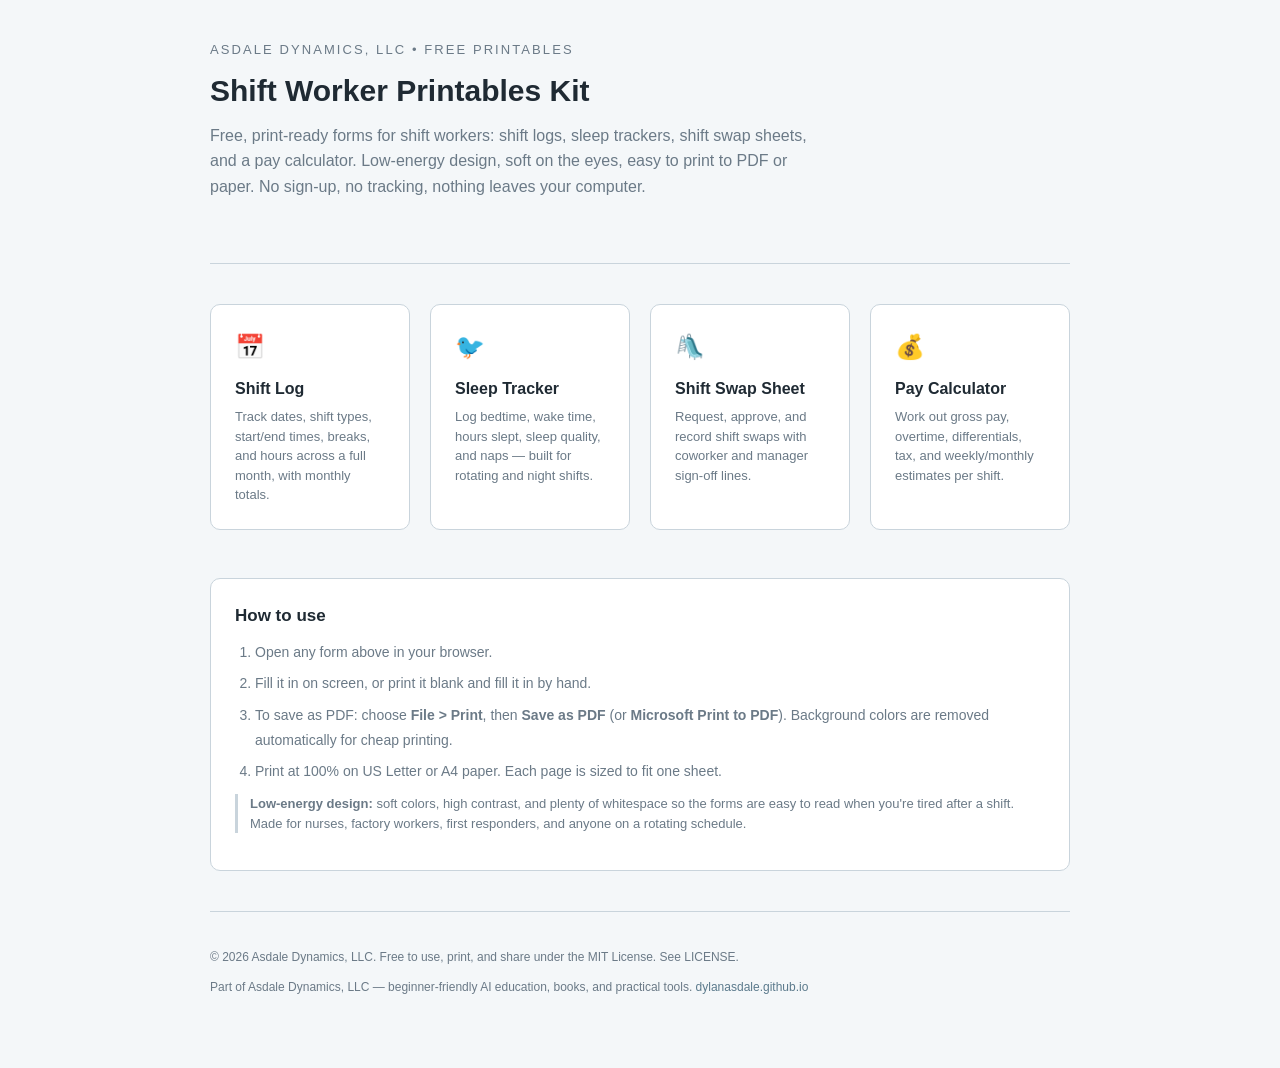
<file: index.html>
<!DOCTYPE html>
<html lang="en">
<head>
<meta charset="utf-8">
<meta name="viewport" content="width=device-width, initial-scale=1">
<title>Free Shift Worker Printables Kit — Asdale Dynamics, LLC</title>
<meta name="description" content="Printable shift logs, sleep trackers, shift swap sheets, and pay calculators for shift workers. PDF-ready, low-energy design. By Asdale Dynamics, LLC.">
<link rel="stylesheet" href="css/site.css">
<link rel="stylesheet" href="css/style.css">
</head>
<body>
<div class="site">
  <header>
    <p class="kit">Asdale Dynamics, LLC &bull; Free printables</p>
    <h1>Shift Worker Printables Kit</h1>
    <p class="lead">Free, print-ready forms for shift workers: shift logs, sleep trackers, shift swap sheets, and a pay calculator. Low-energy design, soft on the eyes, easy to print to PDF or paper. No sign-up, no tracking, nothing leaves your computer.</p>
  </header>

  <section class="kit-grid">
    <a class="card" href="printables/shift-log.html">
      <span class="emoji">&#128197;</span>
      <h3>Shift Log</h3>
      <p>Track dates, shift types, start/end times, breaks, and hours across a full month, with monthly totals.</p>
    </a>
    <a class="card" href="printables/sleep-tracker.html">
      <span class="emoji">&#128038;</span>
      <h3>Sleep Tracker</h3>
      <p>Log bedtime, wake time, hours slept, sleep quality, and naps — built for rotating and night shifts.</p>
    </a>
    <a class="card" href="printables/swap-sheet.html">
      <span class="emoji">&#128733;</span>
      <h3>Shift Swap Sheet</h3>
      <p>Request, approve, and record shift swaps with coworker and manager sign-off lines.</p>
    </a>
    <a class="card" href="printables/pay-calculator.html">
      <span class="emoji">&#128176;</span>
      <h3>Pay Calculator</h3>
      <p>Work out gross pay, overtime, differentials, tax, and weekly/monthly estimates per shift.</p>
    </a>
  </section>

  <section class="howto">
    <h2>How to use</h2>
    <ol>
      <li>Open any form above in your browser.</li>
      <li>Fill it in on screen, or print it blank and fill it in by hand.</li>
      <li>To save as PDF: choose <b>File &gt; Print</b>, then <b>Save as PDF</b> (or <b>Microsoft Print to PDF</b>). Background colors are removed automatically for cheap printing.</li>
      <li>Print at 100% on US Letter or A4 paper. Each page is sized to fit one sheet.</li>
    </ol>
    <p class="note"><b>Low-energy design:</b> soft colors, high contrast, and plenty of whitespace so the forms are easy to read when you're tired after a shift. Made for nurses, factory workers, first responders, and anyone on a rotating schedule.</p>
  </section>

  <footer>
    <p>&copy; 2026 Asdale Dynamics, LLC. Free to use, print, and share under the MIT License. See LICENSE.</p>
    <p>Part of Asdale Dynamics, LLC — beginner-friendly AI education, books, and practical tools. <a href="https://dylanasdale.github.io" target="_blank" rel="noopener">dylanasdale.github.io</a></p>
  </footer>
</div>
</body>
</html>
</file>
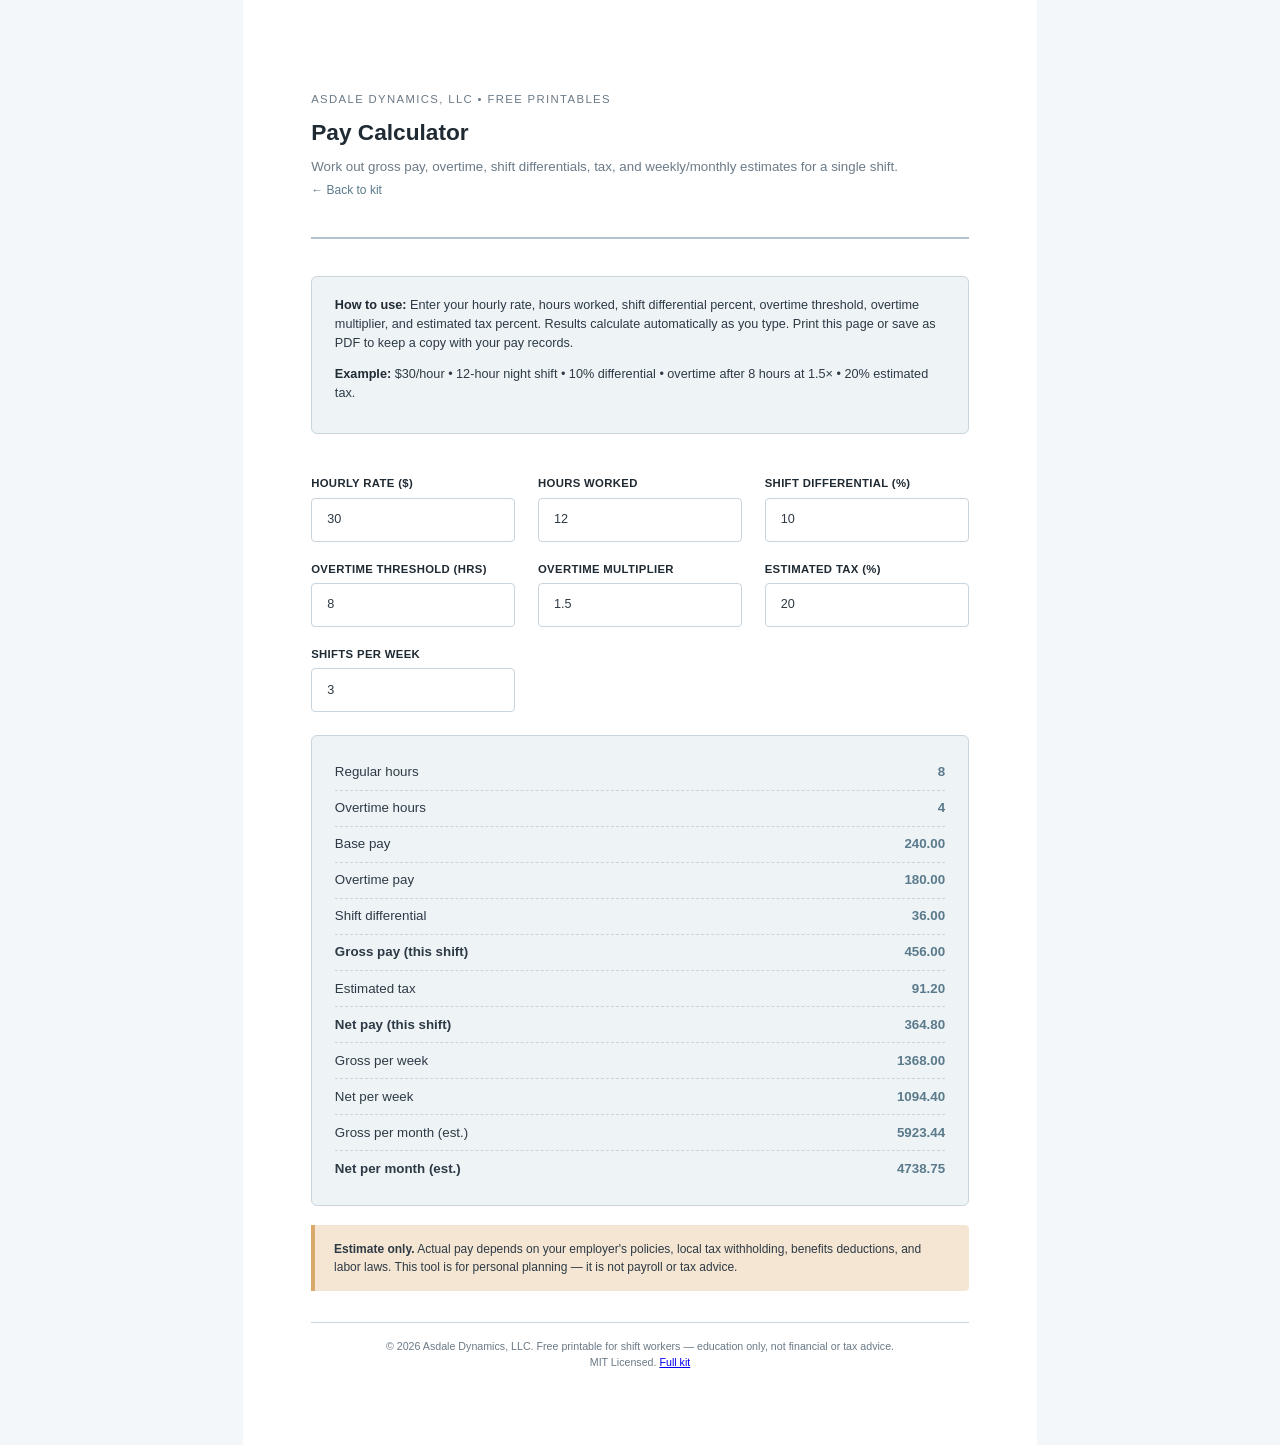
<file: printables/pay-calculator.html>
<!DOCTYPE html>
<html lang="en">
<head>
<meta charset="utf-8">
<meta name="viewport" content="width=device-width, initial-scale=1">
<title>Pay Calculator — Shift Worker Printables Kit</title>
<meta name="description" content="Printable pay calculator for shift workers: gross pay, overtime, differentials, tax, weekly and monthly estimates. By Asdale Dynamics, LLC.">
<link rel="stylesheet" href="../css/style.css">
<script src="../js/pay-calculator.js"></script>
</head>
<body>
<div class="print-page">
  <header class="print-header">
    <p class="kit">Asdale Dynamics, LLC &bull; Free printables</p>
    <h1>Pay Calculator</h1>
    <p class="sub">Work out gross pay, overtime, shift differentials, tax, and weekly/monthly estimates for a single shift.</p>
    <a class="back-link no-print" href="../index.html">&#8592; Back to kit</a>
  </header>

  <div class="instructions">
    <p><strong>How to use:</strong> Enter your hourly rate, hours worked, shift differential percent, overtime threshold, overtime multiplier, and estimated tax percent. Results calculate automatically as you type. Print this page or save as PDF to keep a copy with your pay records.</p>
    <p><strong>Example:</strong> $30/hour &bull; 12-hour night shift &bull; 10% differential &bull; overtime after 8 hours at 1.5&times; &bull; 20% estimated tax.</p>
    <p class="no-print"><strong>Privacy:</strong> This calculator runs entirely in your browser. Nothing is saved or sent anywhere.</p>
  </div>

  <form class="no-print" style="display:flex; gap:4mm; margin-bottom:4mm;">
    <button type="button" onclick="window.print()">Print / Save as PDF</button>
  </form>

  <form id="pay-form" class="form-grid">
    <div class="field">
      <label>Hourly rate ($)</label>
      <input id="rate" name="rate" type="number" step="0.01" min="0" value="30">
    </div>
    <div class="field">
      <label>Hours worked</label>
      <input id="hours" name="hours" type="number" step="0.25" min="0" value="12">
    </div>
    <div class="field">
      <label>Shift differential (%)</label>
      <input id="diff" name="diff" type="number" step="0.1" min="0" max="100" value="10">
    </div>
    <div class="field">
      <label>Overtime threshold (hrs)</label>
      <input id="ot-threshold" name="ot-threshold" type="number" step="0.5" min="0" value="8">
    </div>
    <div class="field">
      <label>Overtime multiplier</label>
      <input id="ot-multiplier" name="ot-multiplier" type="number" step="0.25" min="0" value="1.5">
    </div>
    <div class="field">
      <label>Estimated tax (%)</label>
      <input id="tax" name="tax" type="number" step="0.1" min="0" max="100" value="20">
    </div>
    <div class="field">
      <label>Shifts per week</label>
      <input id="shifts" name="shifts" type="number" step="1" min="0" value="3">
    </div>
  </form>

  <div class="result-card">
    <div class="result-row"><span>Regular hours</span><span class="val" id="out-regular-hours">0</span></div>
    <div class="result-row"><span>Overtime hours</span><span class="val" id="out-ot-hours">0</span></div>
    <div class="result-row"><span>Base pay</span><span class="val" id="out-base-pay">0.00</span></div>
    <div class="result-row"><span>Overtime pay</span><span class="val" id="out-ot-pay">0.00</span></div>
    <div class="result-row"><span>Shift differential</span><span class="val" id="out-differential">0.00</span></div>
    <div class="result-row"><b>Gross pay (this shift)</b><span class="val" id="out-gross">0.00</span></div>
    <div class="result-row"><span>Estimated tax</span><span class="val" id="out-tax">0.00</span></div>
    <div class="result-row"><b>Net pay (this shift)</b><span class="val" id="out-net">0.00</span></div>
    <div class="result-row"><span>Gross per week</span><span class="val" id="out-weekly-gross">0.00</span></div>
    <div class="result-row"><span>Net per week</span><span class="val" id="out-weekly-net">0.00</span></div>
    <div class="result-row"><span>Gross per month (est.)</span><span class="val" id="out-monthly-gross">0.00</span></div>
    <div class="result-row"><b>Net per month (est.)</b><span class="val" id="out-monthly-net">0.00</span></div>
  </div>

  <div class="flag">
    <strong>Estimate only.</strong> Actual pay depends on your employer's policies, local tax withholding, benefits deductions, and labor laws. This tool is for personal planning — it is not payroll or tax advice.
  </div>

  <footer class="credit">
    &copy; 2026 Asdale Dynamics, LLC. Free printable for shift workers — education only, not financial or tax advice.<br>
    MIT Licensed. <a href="../index.html">Full kit</a>
  </footer>
</div>
</body>
</html>
</file>
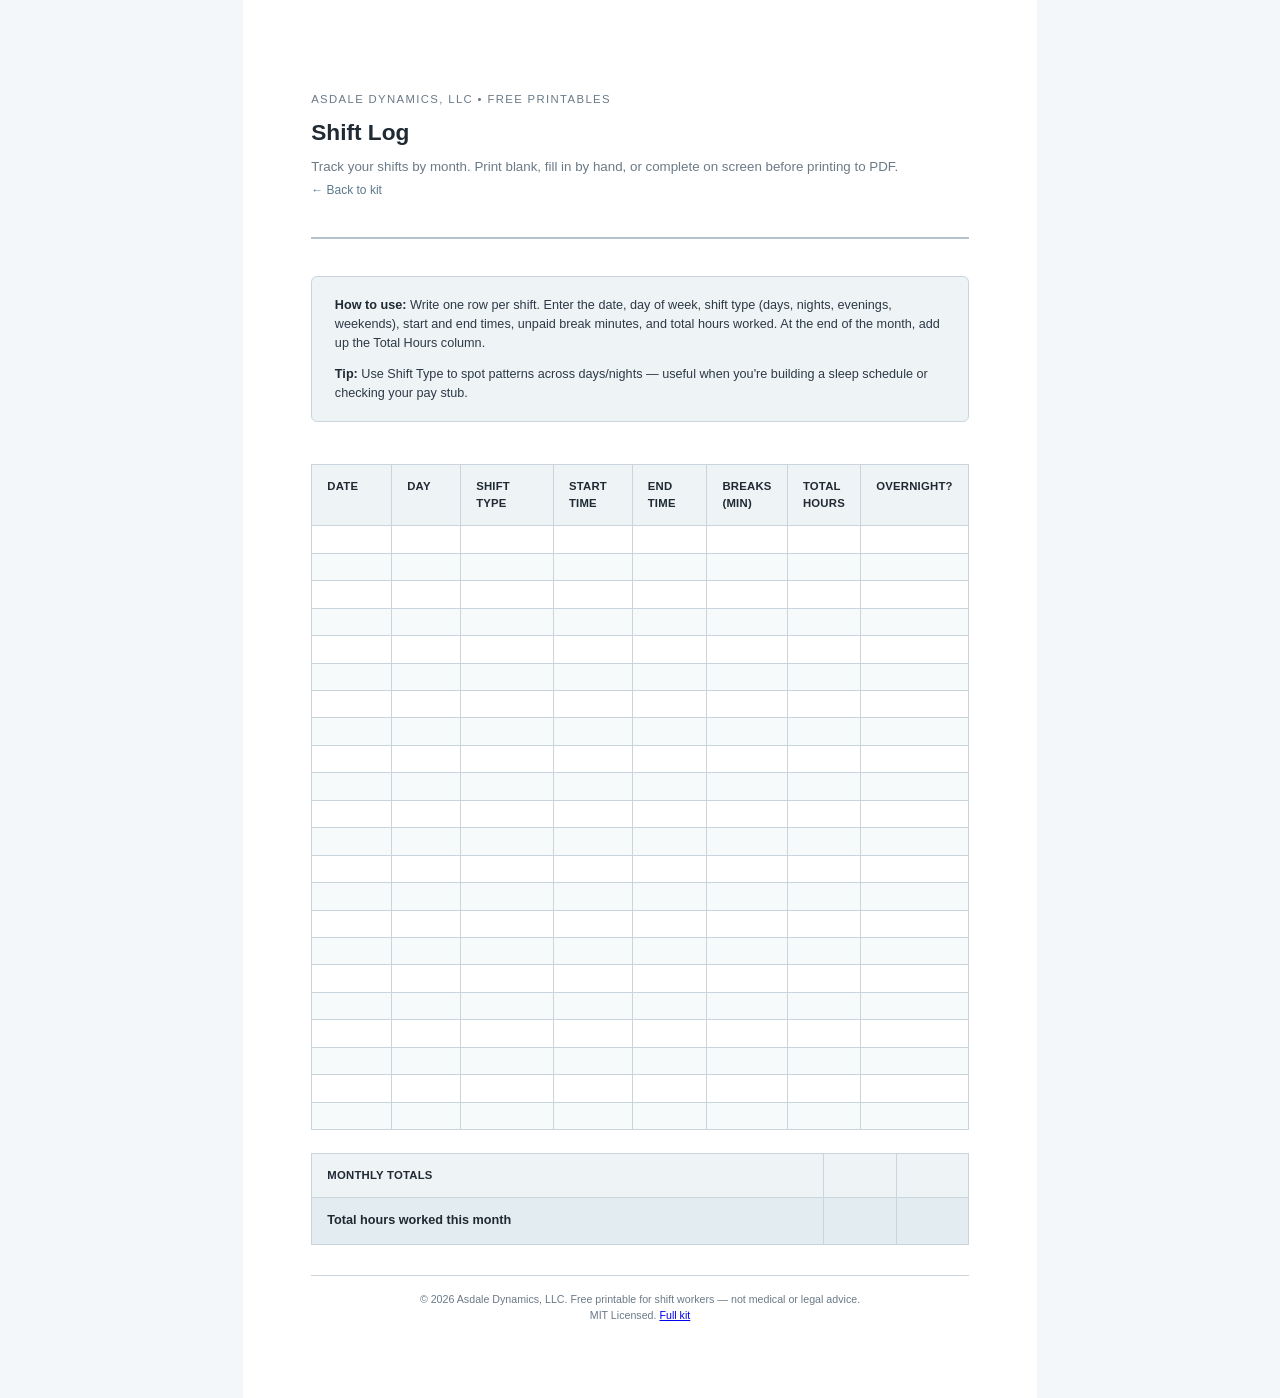
<file: printables/shift-log.html>
<!DOCTYPE html>
<html lang="en">
<head>
<meta charset="utf-8">
<meta name="viewport" content="width=device-width, initial-scale=1">
<title>Shift Log — Shift Worker Printables Kit</title>
<meta name="description" content="Printable monthly shift log for shift workers. By Asdale Dynamics, LLC.">
<link rel="stylesheet" href="../css/style.css">
</head>
<body>
<div class="print-page">
  <header class="print-header">
    <p class="kit">Asdale Dynamics, LLC &bull; Free printables</p>
    <h1>Shift Log</h1>
    <p class="sub">Track your shifts by month. Print blank, fill in by hand, or complete on screen before printing to PDF.</p>
    <a class="back-link no-print" href="../index.html">&#8592; Back to kit</a>
  </header>

  <div class="instructions">
    <p><strong>How to use:</strong> Write one row per shift. Enter the date, day of week, shift type (days, nights, evenings, weekends), start and end times, unpaid break minutes, and total hours worked. At the end of the month, add up the Total Hours column.</p>
  <p><strong>Tip:</strong> Use Shift Type to spot patterns across days/nights — useful when you're building a sleep schedule or checking your pay stub.</p>
  </div>

  <form class="no-print" style="display:flex; gap:4mm; margin-bottom:4mm;">
    <button type="button" onclick="window.print()">Print / Save as PDF</button>
  </form>

  <table>
    <thead><tr>
<th style="width:14%">Date</th>
<th style="width:12%">Day</th>
<th style="width:17%">Shift Type</th>
<th style="width:13%">Start Time</th>
<th style="width:13%">End Time</th>
<th style="width:12%">Breaks (min)</th>
<th style="width:11%">Total Hours</th>
<th style="width:8%">Overnight?</th>
</tr></thead>
    <tbody>
      <tr class="blank-row"><td></td><td></td><td></td><td></td><td></td><td></td><td></td><td></td></tr>
      <tr class="blank-row"><td></td><td></td><td></td><td></td><td></td><td></td><td></td><td></td></tr>
      <tr class="blank-row"><td></td><td></td><td></td><td></td><td></td><td></td><td></td><td></td></tr>
      <tr class="blank-row"><td></td><td></td><td></td><td></td><td></td><td></td><td></td><td></td></tr>
      <tr class="blank-row"><td></td><td></td><td></td><td></td><td></td><td></td><td></td><td></td></tr>
      <tr class="blank-row"><td></td><td></td><td></td><td></td><td></td><td></td><td></td><td></td></tr>
      <tr class="blank-row"><td></td><td></td><td></td><td></td><td></td><td></td><td></td><td></td></tr>
      <tr class="blank-row"><td></td><td></td><td></td><td></td><td></td><td></td><td></td><td></td></tr>
      <tr class="blank-row"><td></td><td></td><td></td><td></td><td></td><td></td><td></td><td></td></tr>
      <tr class="blank-row"><td></td><td></td><td></td><td></td><td></td><td></td><td></td><td></td></tr>
      <tr class="blank-row"><td></td><td></td><td></td><td></td><td></td><td></td><td></td><td></td></tr>
      <tr class="blank-row"><td></td><td></td><td></td><td></td><td></td><td></td><td></td><td></td></tr>
      <tr class="blank-row"><td></td><td></td><td></td><td></td><td></td><td></td><td></td><td></td></tr>
      <tr class="blank-row"><td></td><td></td><td></td><td></td><td></td><td></td><td></td><td></td></tr>
      <tr class="blank-row"><td></td><td></td><td></td><td></td><td></td><td></td><td></td><td></td></tr>
      <tr class="blank-row"><td></td><td></td><td></td><td></td><td></td><td></td><td></td><td></td></tr>
      <tr class="blank-row"><td></td><td></td><td></td><td></td><td></td><td></td><td></td><td></td></tr>
      <tr class="blank-row"><td></td><td></td><td></td><td></td><td></td><td></td><td></td><td></td></tr>
      <tr class="blank-row"><td></td><td></td><td></td><td></td><td></td><td></td><td></td><td></td></tr>
      <tr class="blank-row"><td></td><td></td><td></td><td></td><td></td><td></td><td></td><td></td></tr>
      <tr class="blank-row"><td></td><td></td><td></td><td></td><td></td><td></td><td></td><td></td></tr>
      <tr class="blank-row"><td></td><td></td><td></td><td></td><td></td><td></td><td></td><td></td></tr>
      
    </tbody>
  </table>

  <table>
    <thead>
      <tr>
        <th style="width:78%">Monthly Totals</th>
        <th style="width:11%"></th>
        <th style="width:11%"></th>
      </tr>
    </thead>
    <tbody>
      <tr class="total-row">
        <td>Total hours worked this month</td>
        <td></td>
        <td></td>
      </tr>
    </tbody>
  </table>

  <footer class="credit">
    &copy; 2026 Asdale Dynamics, LLC. Free printable for shift workers — not medical or legal advice.<br>
    MIT Licensed. <a href="../index.html">Full kit</a>
  </footer>
</div>
</body>
</html>
</file>
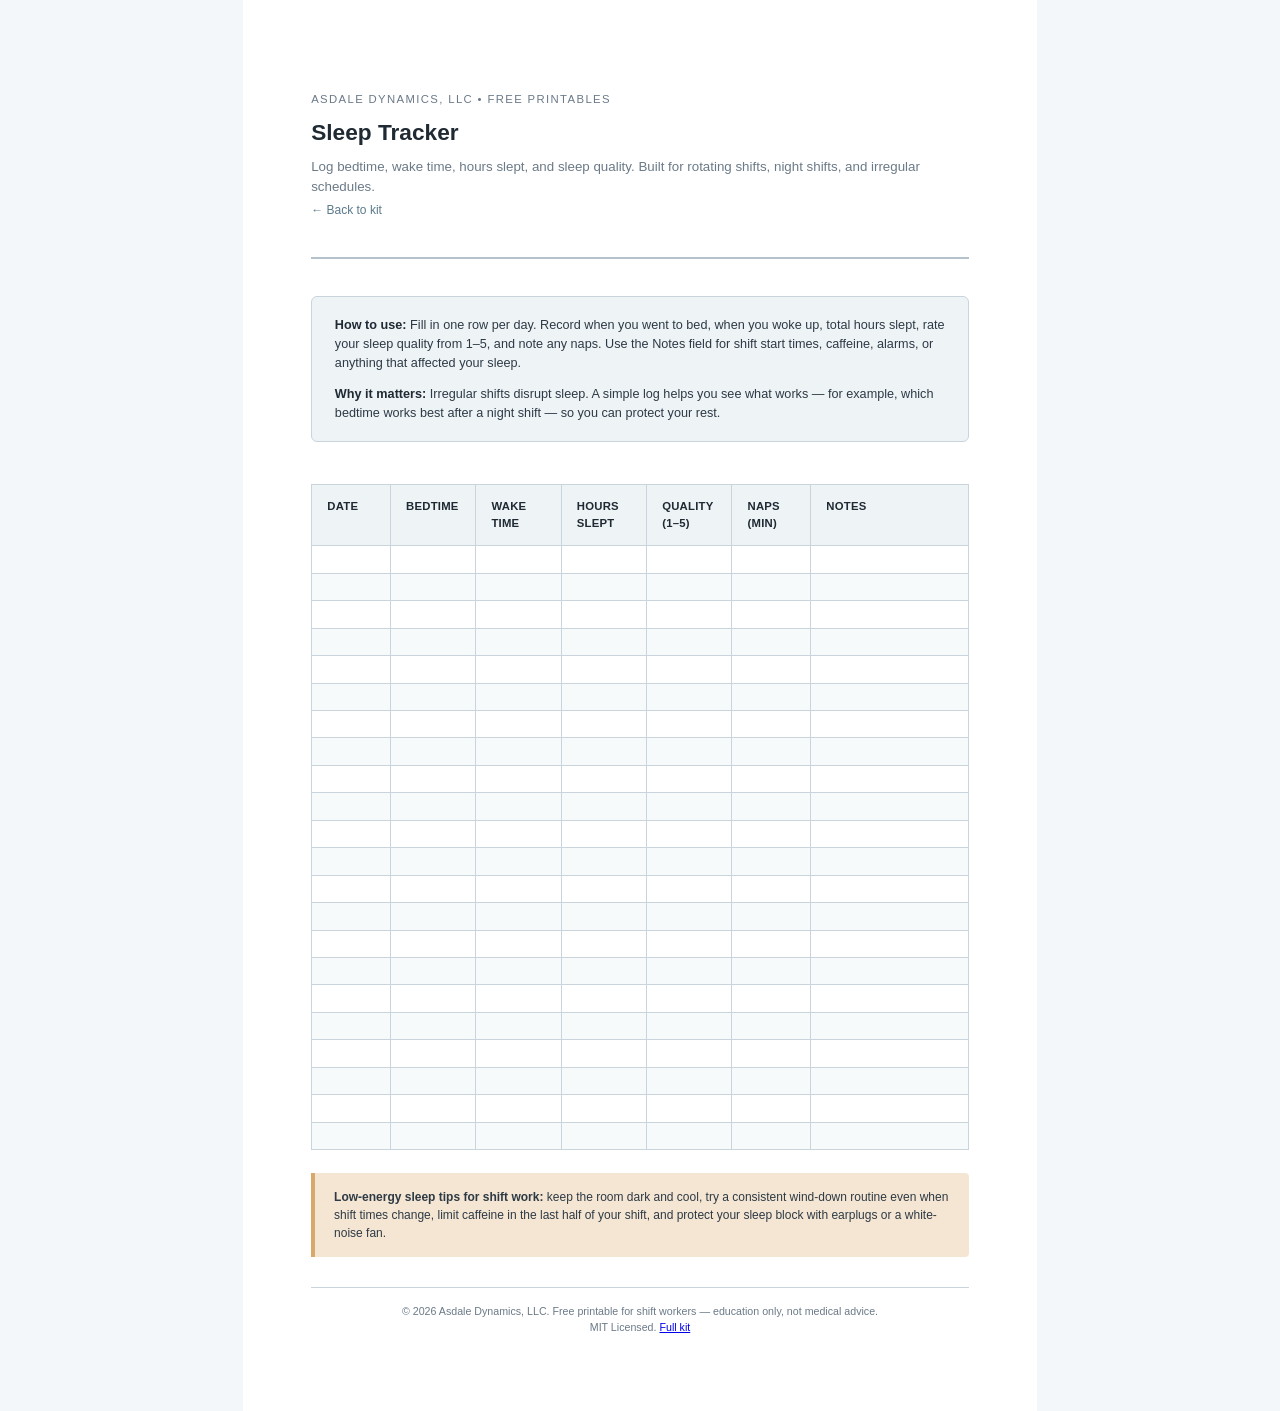
<file: printables/sleep-tracker.html>
<!DOCTYPE html>
<html lang="en">
<head>
<meta charset="utf-8">
<meta name="viewport" content="width=device-width, initial-scale=1">
<title>Sleep Tracker — Shift Worker Printables Kit</title>
<meta name="description" content="Printable sleep tracker for shift workers, including night and rotating shifts. By Asdale Dynamics, LLC.">
<link rel="stylesheet" href="../css/style.css">
</head>
<body>
<div class="print-page">
  <header class="print-header">
    <p class="kit">Asdale Dynamics, LLC &bull; Free printables</p>
    <h1>Sleep Tracker</h1>
    <p class="sub">Log bedtime, wake time, hours slept, and sleep quality. Built for rotating shifts, night shifts, and irregular schedules.</p>
    <a class="back-link no-print" href="../index.html">&#8592; Back to kit</a>
  </header>

  <div class="instructions">
    <p><strong>How to use:</strong> Fill in one row per day. Record when you went to bed, when you woke up, total hours slept, rate your sleep quality from 1&ndash;5, and note any naps. Use the Notes field for shift start times, caffeine, alarms, or anything that affected your sleep.</p>
  <p><strong>Why it matters:</strong> Irregular shifts disrupt sleep. A simple log helps you see what works — for example, which bedtime works best after a night shift — so you can protect your rest.</p>
  </div>

  <form class="no-print" style="display:flex; gap:4mm; margin-bottom:4mm;">
    <button type="button" onclick="window.print()">Print / Save as PDF</button>
  </form>

  <table>
    <thead><tr>
<th style="width:12%">Date</th>
<th style="width:13%">Bedtime</th>
<th style="width:13%">Wake time</th>
<th style="width:13%">Hours slept</th>
<th style="width:13%">Quality (1&ndash;5)</th>
<th style="width:12%">Naps (min)</th>
<th style="width:24%">Notes</th>
</tr></thead>
    <tbody>
      <tr class="blank-row"><td></td><td></td><td></td><td></td><td></td><td></td><td></td></tr>
      <tr class="blank-row"><td></td><td></td><td></td><td></td><td></td><td></td><td></td></tr>
      <tr class="blank-row"><td></td><td></td><td></td><td></td><td></td><td></td><td></td></tr>
      <tr class="blank-row"><td></td><td></td><td></td><td></td><td></td><td></td><td></td></tr>
      <tr class="blank-row"><td></td><td></td><td></td><td></td><td></td><td></td><td></td></tr>
      <tr class="blank-row"><td></td><td></td><td></td><td></td><td></td><td></td><td></td></tr>
      <tr class="blank-row"><td></td><td></td><td></td><td></td><td></td><td></td><td></td></tr>
      <tr class="blank-row"><td></td><td></td><td></td><td></td><td></td><td></td><td></td></tr>
      <tr class="blank-row"><td></td><td></td><td></td><td></td><td></td><td></td><td></td></tr>
      <tr class="blank-row"><td></td><td></td><td></td><td></td><td></td><td></td><td></td></tr>
      <tr class="blank-row"><td></td><td></td><td></td><td></td><td></td><td></td><td></td></tr>
      <tr class="blank-row"><td></td><td></td><td></td><td></td><td></td><td></td><td></td></tr>
      <tr class="blank-row"><td></td><td></td><td></td><td></td><td></td><td></td><td></td></tr>
      <tr class="blank-row"><td></td><td></td><td></td><td></td><td></td><td></td><td></td></tr>
      <tr class="blank-row"><td></td><td></td><td></td><td></td><td></td><td></td><td></td></tr>
      <tr class="blank-row"><td></td><td></td><td></td><td></td><td></td><td></td><td></td></tr>
      <tr class="blank-row"><td></td><td></td><td></td><td></td><td></td><td></td><td></td></tr>
      <tr class="blank-row"><td></td><td></td><td></td><td></td><td></td><td></td><td></td></tr>
      <tr class="blank-row"><td></td><td></td><td></td><td></td><td></td><td></td><td></td></tr>
      <tr class="blank-row"><td></td><td></td><td></td><td></td><td></td><td></td><td></td></tr>
      <tr class="blank-row"><td></td><td></td><td></td><td></td><td></td><td></td><td></td></tr>
      <tr class="blank-row"><td></td><td></td><td></td><td></td><td></td><td></td><td></td></tr>
      
    </tbody>
  </table>

  <div class="flag">
    <strong>Low-energy sleep tips for shift work:</strong> keep the room dark and cool, try a consistent wind-down routine even when shift times change, limit caffeine in the last half of your shift, and protect your sleep block with earplugs or a white-noise fan.
  </div>

  <footer class="credit">
    &copy; 2026 Asdale Dynamics, LLC. Free printable for shift workers — education only, not medical advice.<br>
    MIT Licensed. <a href="../index.html">Full kit</a>
  </footer>
</div>
</body>
</html>
</file>
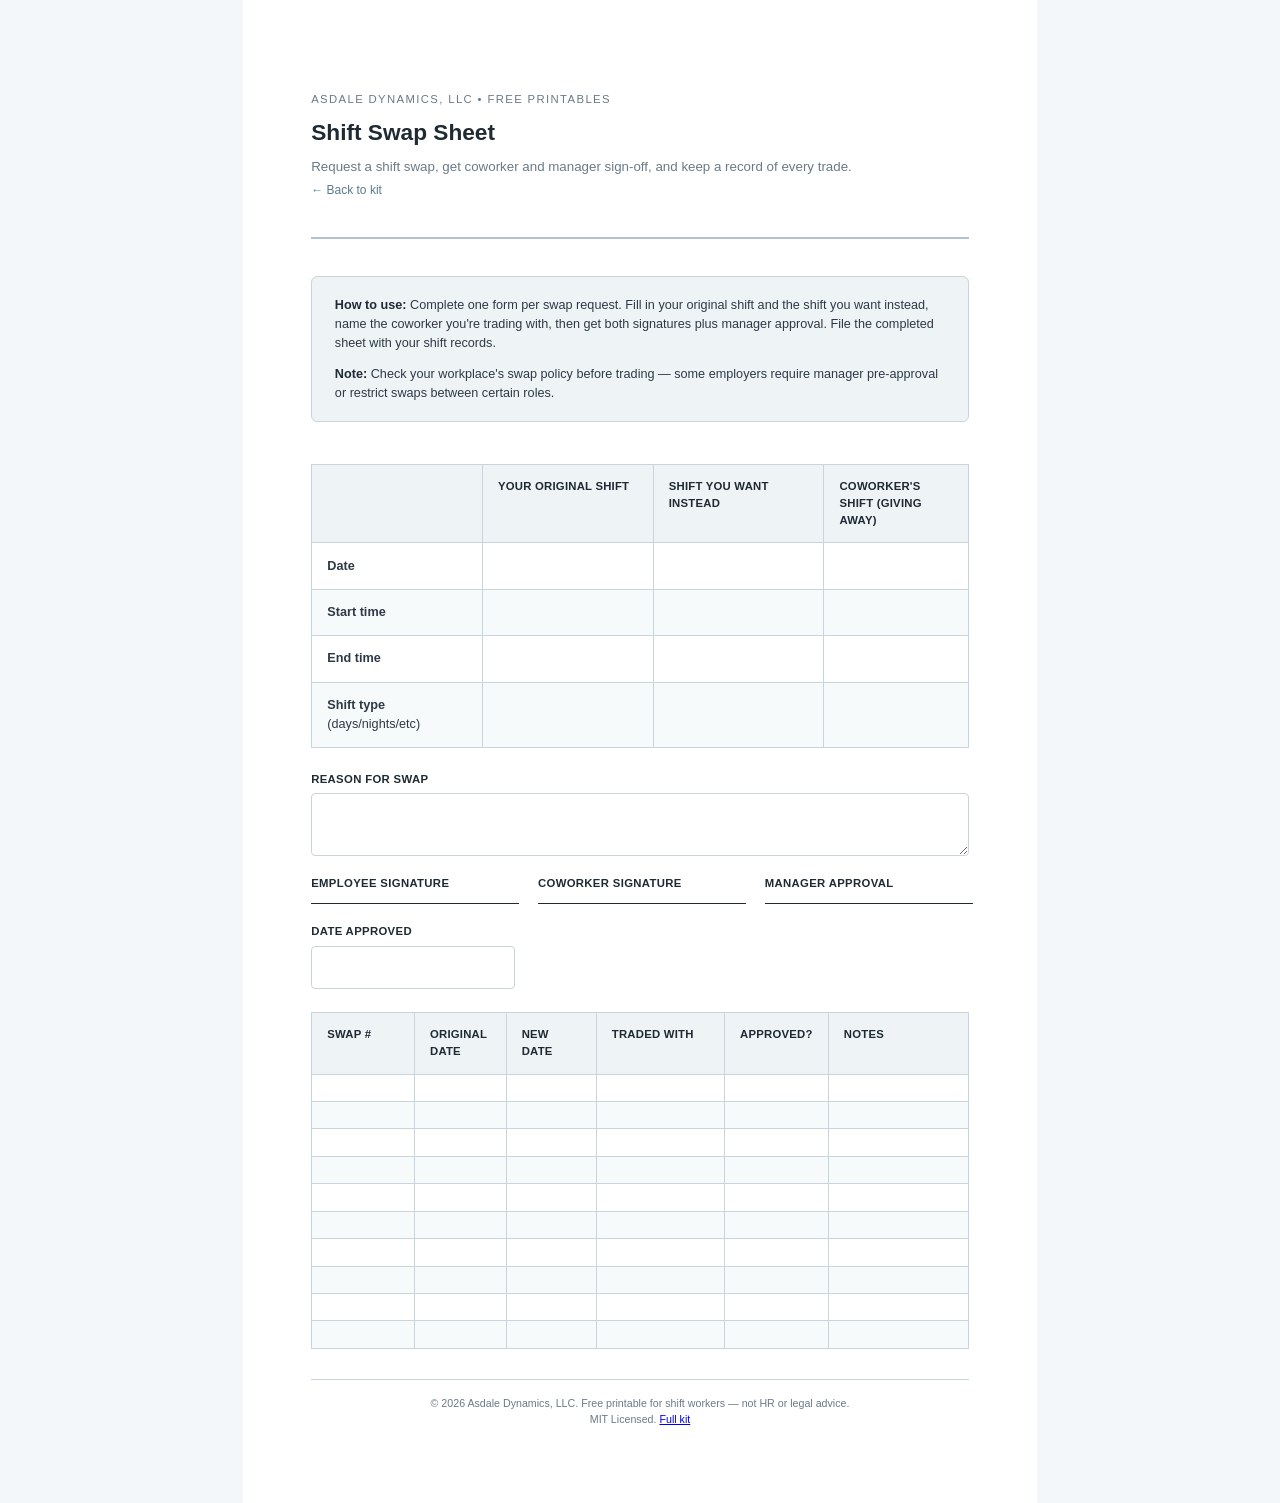
<file: printables/swap-sheet.html>
<!DOCTYPE html>
<html lang="en">
<head>
<meta charset="utf-8">
<meta name="viewport" content="width=device-width, initial-scale=1">
<title>Shift Swap Sheet — Shift Worker Printables Kit</title>
<meta name="description" content="Printable shift swap request and approval sheet for shift workers. By Asdale Dynamics, LLC.">
<link rel="stylesheet" href="../css/style.css">
</head>
<body>
<div class="print-page">
  <header class="print-header">
    <p class="kit">Asdale Dynamics, LLC &bull; Free printables</p>
    <h1>Shift Swap Sheet</h1>
    <p class="sub">Request a shift swap, get coworker and manager sign-off, and keep a record of every trade.</p>
    <a class="back-link no-print" href="../index.html">&#8592; Back to kit</a>
  </header>

  <div class="instructions">
    <p><strong>How to use:</strong> Complete one form per swap request. Fill in your original shift and the shift you want instead, name the coworker you're trading with, then get both signatures plus manager approval. File the completed sheet with your shift records.</p>
  <p><strong>Note:</strong> Check your workplace's swap policy before trading — some employers require manager pre-approval or restrict swaps between certain roles.</p>
  </div>

  <form class="no-print" style="display:flex; gap:4mm; margin-bottom:4mm;">
    <button type="button" onclick="window.print()">Print / Save as PDF</button>
  </form>

  <table>
    <thead><tr>
<th style="width:26%"></th>
<th style="width:26%">Your original shift</th>
<th style="width:26%">Shift you want instead</th>
<th style="width:22%">Coworker's shift (giving away)</th>
</tr></thead>
    <tbody>
      <tr>
<td><strong>Date</strong></td>
<td></td><td></td><td></td>
</tr>
<tr>
<td><strong>Start time</strong></td>
<td></td><td></td><td></td>
</tr>
<tr>
<td><strong>End time</strong></td>
<td></td><td></td><td></td>
</tr>
<tr>
<td><strong>Shift type</strong> (days/nights/etc)</td>
<td></td><td></td><td></td>
</tr>
    </tbody>
  </table>

  <div class="form-grid" style="margin-top:4mm;">
    <div class="field" style="grid-column: 1 / -1;">
      <label>Reason for swap</label>
      <textarea rows="2" placeholder=""></textarea>
    </div>
    <div class="field">
      <label>Employee signature</label>
      <span class="signature-line"></span>
    </div>
    <div class="field">
      <label>Coworker signature</label>
      <span class="signature-line"></span>
    </div>
    <div class="field">
      <label>Manager approval</label>
      <span class="signature-line"></span>
    </div>
    <div class="field">
      <label>Date approved</label>
      <input type="text" placeholder="">
    </div>
  </div>

  <table>
    <thead>
      <tr>
        <th style="width:16%">Swap #</th>
        <th style="width:14%">Original date</th>
        <th style="width:14%">New date</th>
        <th style="width:20%">Traded with</th>
        <th style="width:14%">Approved?</th>
        <th style="width:22%">Notes</th>
      </tr>
    </thead>
    <tbody id="swap-log-body">
      <tr class="blank-row"><td></td><td></td><td></td><td></td><td></td><td></td></tr>
      <tr class="blank-row"><td></td><td></td><td></td><td></td><td></td><td></td></tr>
      <tr class="blank-row"><td></td><td></td><td></td><td></td><td></td><td></td></tr>
      <tr class="blank-row"><td></td><td></td><td></td><td></td><td></td><td></td></tr>
      <tr class="blank-row"><td></td><td></td><td></td><td></td><td></td><td></td></tr>
      <tr class="blank-row"><td></td><td></td><td></td><td></td><td></td><td></td></tr>
      <tr class="blank-row"><td></td><td></td><td></td><td></td><td></td><td></td></tr>
      <tr class="blank-row"><td></td><td></td><td></td><td></td><td></td><td></td></tr>
      <tr class="blank-row"><td></td><td></td><td></td><td></td><td></td><td></td></tr>
      <tr class="blank-row"><td></td><td></td><td></td><td></td><td></td><td></td></tr>
      
    </tbody>
  </table>

  <footer class="credit">
    &copy; 2026 Asdale Dynamics, LLC. Free printable for shift workers — not HR or legal advice.<br>
    MIT Licensed. <a href="../index.html">Full kit</a>
  </footer>
</div>
</body>
</html>
</file>
<file: css/site.css>
/*
 * Shift Worker Printables Kit — landing page extras
 * Asdale Dynamics, LLC
 */

:root {
  --ink: #1f2a33;
  --accent: #5b7a8c;
  --muted: #6b7a87;
  --bg: #f4f7f9;
  --border: #c9d4dc;
}

.site {
  max-width: 900px;
  margin: 0 auto;
  padding: 40px 20px 60px;
  background: var(--bg);
  color: var(--ink);
  font-family: -apple-system, BlinkMacSystemFont, "Segoe UI", Roboto, "Helvetica Neue", Arial, sans-serif;
  min-height: 100vh;
}

.site header {
  border-bottom: 1px solid var(--border);
  padding-bottom: 24px;
  margin-bottom: 40px;
}

.site .kit {
  font-size: 13px;
  letter-spacing: 0.16em;
  text-transform: uppercase;
  color: var(--muted);
  margin: 0 0 8px;
}

.site h1 {
  font-size: 30px;
  margin: 0 0 10px;
  font-weight: 700;
}

.site p.lead {
  font-size: 16px;
  color: var(--muted);
  max-width: 620px;
  line-height: 1.6;
  margin: 0 0 40px;
}

.kit-grid {
  display: grid;
  grid-template-columns: repeat(auto-fit, minmax(200px, 1fr));
  gap: 20px;
  margin-bottom: 48px;
}

.card {
  background: #fff;
  border: 1px solid var(--border);
  border-radius: 10px;
  padding: 24px;
  text-decoration: none;
  color: var(--ink);
  transition: transform 0.15s, border-color 0.15s;
  display: block;
}

.card:hover {
  transform: translateY(-2px);
  border-color: var(--accent);
}

.card .emoji { font-size: 24px; display: block; margin-bottom: 12px; }

.card h3 { margin: 0 0 6px; font-size: 16px; font-weight: 700; }
.card p { margin: 0; font-size: 13px; color: var(--muted); line-height: 1.5; }

.howto {
  background: #fff;
  border: 1px solid var(--border);
  border-radius: 10px;
  padding: 24px;
  margin-bottom: 40px;
}

.howto h2 { margin: 0 0 12px; font-size: 17px; font-weight: 700; }
.howto ol { margin: 0; padding-left: 20px; color: var(--muted); font-size: 14px; line-height: 1.8; }
.howto li { margin-bottom: 6px; }

.site footer {
  border-top: 1px solid var(--border);
  padding-top: 24px;
  font-size: 12px;
  color: var(--muted);
}

.site footer a { color: var(--accent); text-decoration: none; }
.site footer a:hover { text-decoration: underline; }

.note {
  font-size: 13px;
  color: var(--muted);
  border-left: 3px solid var(--border);
  padding-left: 12px;
  margin-top: 10px;
}
</file>
<file: css/style.css>
/*
 * Shift Worker Printables Kit — shared styles
 * Asdale Dynamics, LLC
 * Low-energy design: soft palette, generous whitespace, print-ready.
 */

/* ---- Design tokens ---- */
:root {
  --bg: #f4f7f9;
  --surface: #ffffff;
  --text: #2d3a45;
  --muted: #6b7a87;
  --accent: #5b7a8c;
  --accent-hover: #476373;
  --border: #c9d4dc;
  --border-strong: #b3c2cc;
  --ink: #1f2a33;
  --row-zebra: #eef3f6;
  --flag: #f5e6d3;
  --max-width: 210mm; /* A4 width */
}

* { box-sizing: border-box; }

html {
  line-height: 1.5;
  -webkit-font-smoothing: antialiased;
}

body {
  margin: 0;
  padding: 0;
  background: var(--bg);
  color: var(--text);
  font-family: -apple-system, BlinkMacSystemFont, "Segoe UI", Roboto, "Helvetica Neue", Arial, sans-serif;
  font-size: 12pt;
}

/* ---- Page shell ---- */
.print-page {
  max-width: var(--max-width);
  margin: 0 auto;
  padding: 24mm 18mm 20mm;
  background: var(--surface);
  min-height: 279mm; /* A4 height */
}

.print-header {
  margin-bottom: 10mm;
  border-bottom: 2px solid var(--border-strong);
  padding-bottom: 6mm;
}

.print-header .kit {
  font-size: 8.5pt;
  letter-spacing: 0.12em;
  text-transform: uppercase;
  color: var(--muted);
  margin: 0 0 2mm;
}

.print-header h1 {
  font-size: 17pt;
  margin: 0 0 2mm;
  color: var(--ink);
  font-weight: 600;
}

.print-header p.sub {
  margin: 0;
  color: var(--muted);
  font-size: 10pt;
}

.instructions {
  background: var(--row-zebra);
  border: 1px solid var(--border);
  border-radius: 6px;
  padding: 5mm 6mm;
  margin-bottom: 7mm;
  font-size: 9.5pt;
  color: var(--text);
}

.instructions p { margin: 0 0 3mm; }
.instructions p:last-child { margin: 0; }
.instructions strong { color: var(--ink); }

/* ---- Tables ---- */
table {
  width: 100%;
  border-collapse: collapse;
  margin-bottom: 6mm;
  font-size: 9.5pt;
}

th, td {
  border: 1px solid var(--border);
  padding: 3.5mm 4mm;
  text-align: left;
  vertical-align: top;
}

th {
  background: var(--row-zebra);
  color: var(--ink);
  font-weight: 600;
  font-size: 8.5pt;
  letter-spacing: 0.02em;
  text-transform: uppercase;
}

tr:nth-child(even) td { background: #f7fafb; }

.blank-row td { height: 7mm; }

.total-row {
  font-weight: 700;
  background: #e3ecf0 !important;
  color: var(--ink);
}

/* ---- Forms ---- */
.form-grid {
  display: grid;
  grid-template-columns: repeat(auto-fit, minmax(150px, 1fr));
  gap: 5mm 6mm;
  margin-bottom: 6mm;
}

.field {
  display: flex;
  flex-direction: column;
  gap: 1.5mm;
}

.field label {
  font-size: 8.5pt;
  font-weight: 600;
  color: var(--ink);
  text-transform: uppercase;
  letter-spacing: 0.03em;
}

.field input,
.field select,
.field textarea {
  width: 100%;
  padding: 3mm 4mm;
  border: 1px solid var(--border);
  border-radius: 4px;
  background: var(--surface);
  color: var(--text);
  font: inherit;
  font-size: 9.5pt;
}

.field input:focus,
.field select:focus,
.field textarea:focus {
  outline: 2px solid var(--accent);
  border-color: var(--accent);
}

.result-card {
  background: var(--row-zebra);
  border: 1px solid var(--border);
  border-radius: 6px;
  padding: 5mm 6mm;
  margin-bottom: 5mm;
}

.result-row {
  display: flex;
  justify-content: space-between;
  padding: 2mm 0;
  font-size: 10pt;
  border-bottom: 1px dashed var(--border);
}

.result-row:last-child { border-bottom: none; }
.result-row strong { color: var(--ink); }
.result-row .val { font-variant-numeric: tabular-nums; color: var(--accent); font-weight: 700; }

.flag {
  background: var(--flag);
  border-left: 4px solid #d9a86b;
  padding: 4mm 5mm;
  margin: 4mm 0;
  font-size: 9pt;
  border-radius: 0 4px 4px 0;
}

.signature-line {
  display: inline-block;
  width: 55mm;
  border-bottom: 1px solid var(--ink);
  padding-bottom: 1.5mm;
  margin-right: 6mm;
}

/* ---- Buttons (screen only) ---- */
.no-print, .no-print * { display: none; }

button {
  background: var(--accent);
  color: #fff;
  border: none;
  border-radius: 4px;
  padding: 3.5mm 7mm;
  font: inherit;
  font-weight: 600;
  font-size: 9.5pt;
  cursor: pointer;
}

button:hover { background: var(--accent-hover); }

.back-link {
  display: inline-block;
  margin-bottom: 4mm;
  font-size: 9pt;
  color: var(--accent);
  text-decoration: none;
}

.back-link:hover { text-decoration: underline; }

.credit {
  margin-top: 8mm;
  padding-top: 4mm;
  border-top: 1px solid var(--border);
  font-size: 8pt;
  color: var(--muted);
  text-align: center;
}

/* ---- Print ---- */
@media print {
  html { background: #fff; }
  body { background: #fff !important; color: #000 !important; }
  .print-page {
    max-width: none;
    width: 100%;
    margin: 0;
    padding: 14mm 14mm 16mm;
    min-height: auto;
    box-shadow: none;
    background: #fff;
  }
  .no-print { display: none !important; }
  .print-header { border-bottom-color: #000; }
  .print-header .kit { color: #333; }
  .print-header h1 { color: #000; }
  .instructions { background: #f2f2f2; border-color: #999; }
  th { background: #e6e6e6; color: #000; }
  td { border-color: #999; }
  .blank-row td { height: 8mm; }
  .total-row { background: #d9e2e8 !important; color: #000; }
  .result-card { background: #f2f2f2; border-color: #999; }
  .result-row .val { color: #000; }
  .flag { background: #e8e0d4; border-left-color: #000; }
  a { color: #000; text-decoration: none; }
  .credit { color: #333; }
  .page-break { page-break-before: always; }
  tr { page-break-inside: avoid; }
  .printable { page-break-inside: avoid; }
}

@page { size: A4; margin: 14mm; }
</file>
